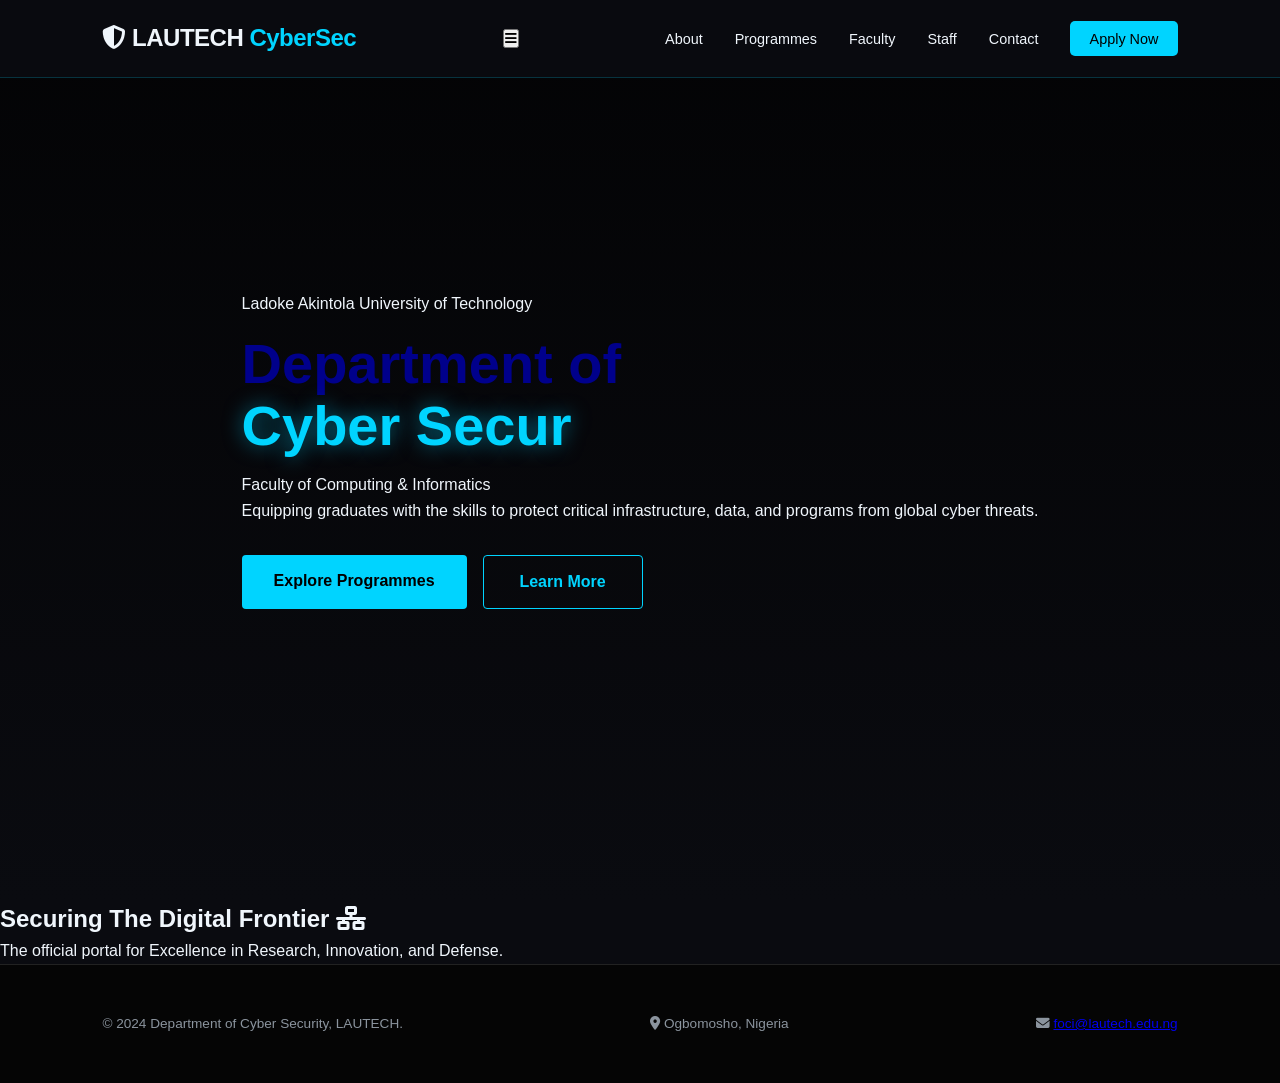
<file: index.html>
<!DOCTYPE html>
<html lang="en">
<head>
    <meta charset="UTF-8">
    <meta name="viewport" content="width=device-width, initial-scale=1.0">
    <title>LAUTECH | Department of Cyber Security</title>
    <link rel="stylesheet" href="style.css">
    <link rel="stylesheet" href="https://cdnjs.cloudflare.com/ajax/libs/font-awesome/6.5.1/css/all.min.css">
</head>
<body>
    

    <!-- Top Navigation Bar -->
        <nav class="navbar">
    <div class="nav-logo">
        <i class="fas fa-shield-alt"></i> LAUTECH <span>CyberSec</span>
    </div>
    
    <!-- ADD THIS BUTTON FOR MOBILE -->
    <button class="mobile-menu-btn" id="mobile-cta">
        <i class="fas fa-bars"></i>
    </button>

    <ul class="nav-links" id="nav-list">
        <li><a href="about.html">About</a></li>
        <li><a href="programmes.html">Programmes</a></li>
        <li><a href="faculty.html">Faculty</a></li>
        <li><a href="staffs.html">Staff</a></li>
        <li><a href="contact.html">Contact</a></li>
        <li><a href="apply.html" class="btn-nav">Apply Now</a></li>
    </ul>
</nav>

    <!-- Hero / Main Heading Section -->
    <header class="hero">
        <div class="hero-overlay">
            <div class="container">
                <p class="univ-name">Ladoke Akintola University of Technology</p>
                <h1>Department of <br><span>Cyber Security Science</span></h1>
                <p class="faculty-tag">Faculty of Computing & Informatics</p>
                
                <div class="hero-description">
                    <p>Equipping graduates with the skills to protect critical infrastructure, data, and programs from global cyber threats.</p>
                </div>
                
                <div class="hero-btns">
                    <a href="programmes.html" class="btn-primary">Explore Programmes</a>
                    <a href="about.html" class="btn-secondary">Learn More</a>
                </div>
            </div>
        </div>
    </header>

    <!-- Mission Section -->
    <section class="mission">
        <div class="digital">
            <h2>Securing The Digital Frontier <i class="fas fa-network-wired"></i></h2>
            <p>The official portal for Excellence in Research, Innovation, and Defense.</p>
        </div>
    </section>

    <!-- Simplified Footer -->
    <footer class="home-footer">
        <div class="footer-grid">
            <p>&copy; 2024 Department of Cyber Security, LAUTECH.</p>
            <p><i class="fas fa-map-marker-alt"></i> Ogbomosho, Nigeria</p>
            <p><i class="fas fa-envelope"></i> <a href="mailto:foci@lautech.edu.ng">foci@lautech.edu.ng</a></p>
        </div>
    </footer>
<script src="script.js"></script>
</body>
</html>
</file>
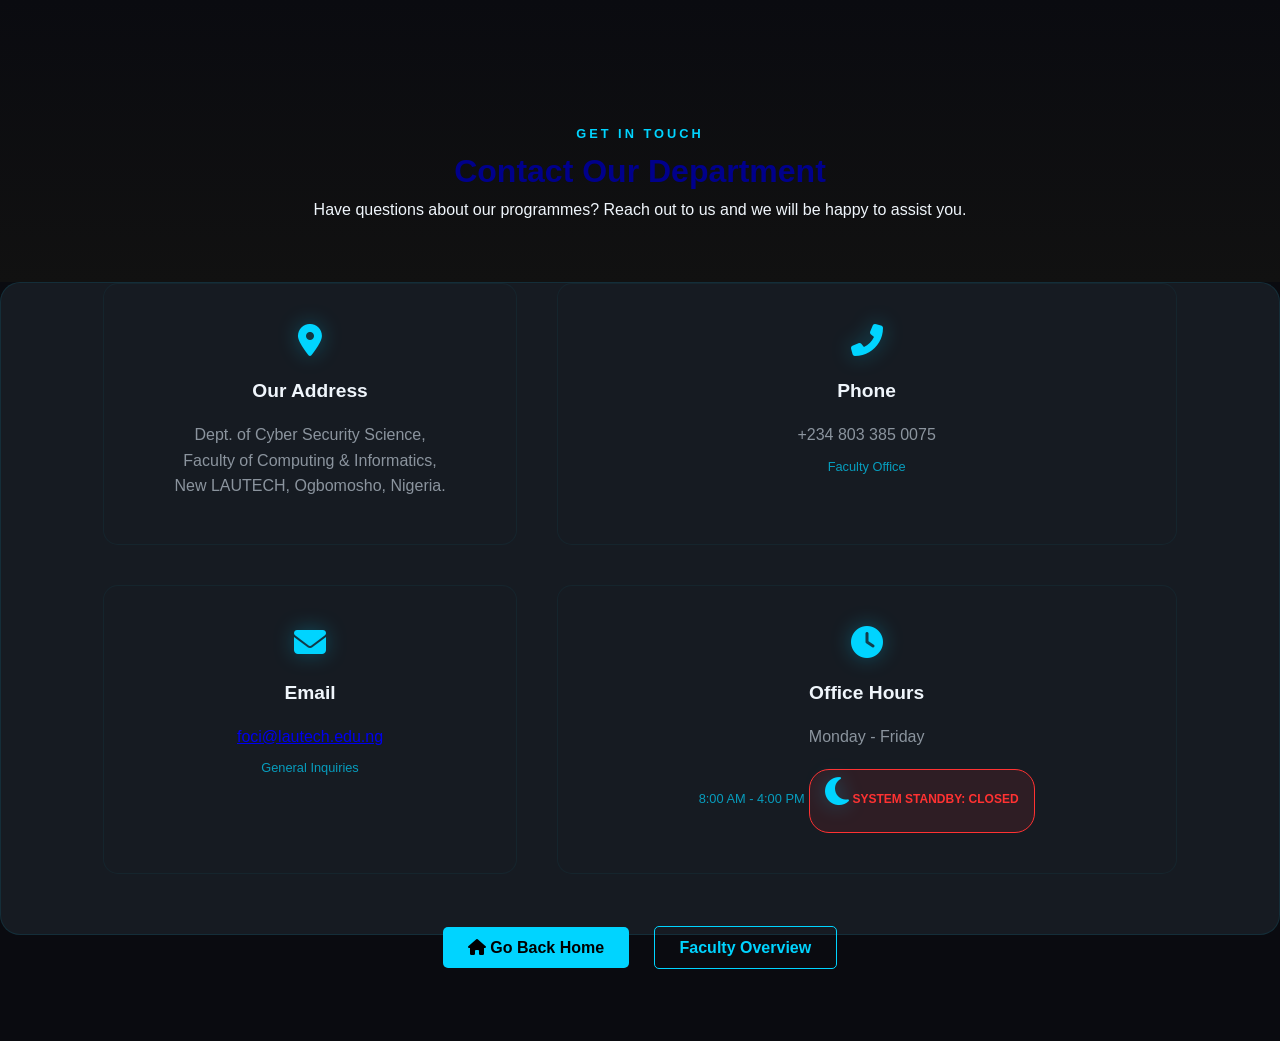
<file: contact.html>
<!DOCTYPE html>
<html lang="en">
<head>
    <meta charset="UTF-8">
    <meta name="viewport" content="width=device-width, initial-scale=1.0">
    <title>Contact Us | LAUTECH Cyber Security</title>
    <link rel="stylesheet" href="style.css">
    <link rel="stylesheet" href="https://cdnjs.cloudflare.com/ajax/libs/font-awesome/6.5.1/css/all.min.css">
</head>
<body class="contact-body">
   

    <header class="contact-hero">
        <div class="container">
            <span class="sub-text">Get in Touch</span>
            <h1>Contact Our Department</h1>
            <p>Have questions about our programmes? Reach out to us and we will be happy to assist you.</p>
        </div>
    </header>

    <main class="container">
        <div class="contact-grid">
            <!-- Address Card -->
            <div class="info-card">
                <i class="fas fa-map-marker-alt"></i>
                <h3>Our Address</h3>
                <p>Dept. of Cyber Security Science,<br>
                   Faculty of Computing & Informatics,<br>
                   New LAUTECH, Ogbomosho, Nigeria.</p>
            </div>

            <!-- Phone Card -->
            <div class="info-card">
                <i class="fas fa-phone-alt"></i>
                <h3>Phone</h3>
                <p>+234 803 385 0075</p>
                <span>Faculty Office</span>
            </div>

            <!-- Email Card -->
            <div class="info-card">
                <i class="fas fa-envelope"></i>
                <h3>Email</h3>
                <p><a href="mailto:foci@lautech.edu.ng">foci@lautech.edu.ng</a></p>
                <span>General Inquiries</span>
            </div>

            <!-- Hours Card -->
            <div class="info-card">
                <i class="fas fa-clock"></i>
                <h3>Office Hours</h3>
                <p>Monday - Friday</p>
                <span>8:00 AM - 4:00 PM</span>
            </div>
        </div>

        <nav class="contact-nav">
            <a href="index.html" class="nav-btn"><i class="fas fa-home"></i> Go Back Home</a>
            <a href="faculty.html" class="nav-btn outline">Faculty Overview</a>
        </nav>
    </main>
     <script src="script.js"></script>
</body>
</html>
</file>
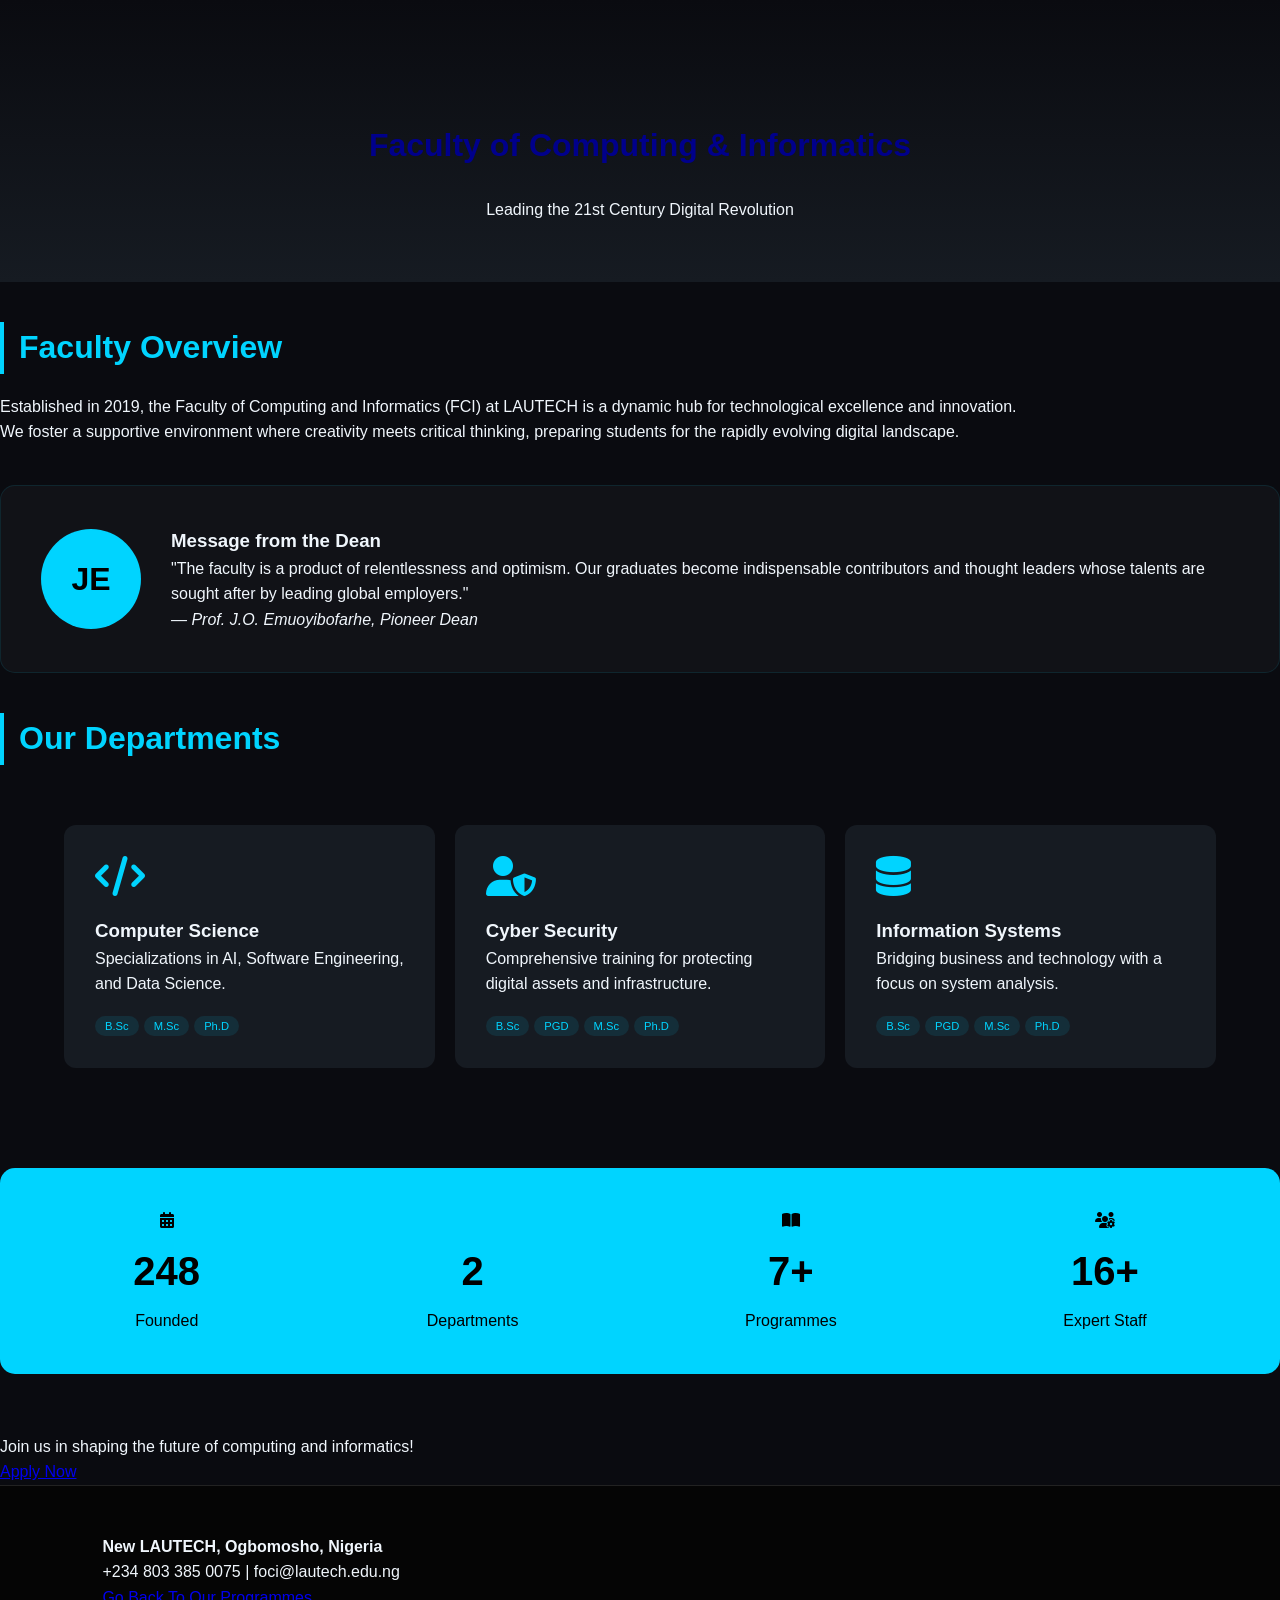
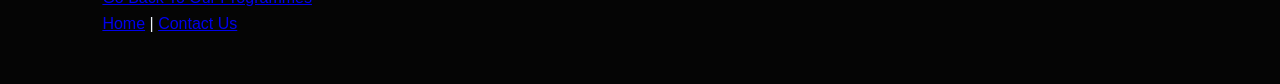
<file: faculty.html>
<!DOCTYPE html>
<html lang="en">
<head>
    <meta charset="UTF-8">
    <meta name="viewport" content="width=device-width, initial-scale=1.0">
    <title>Faculty Overview | LAUTECH</title>
    <link rel="stylesheet" href="style.css">
    <link rel="stylesheet" href="https://cdnjs.cloudflare.com/ajax/libs/font-awesome/6.5.1/css/all.min.css">
</head>
<body class="faculty-page">
    

    <!-- Header Section -->
    <header class="fci-header">
        <div class="container">
            
            <h1> Faculty of Computing & Informatics</h1>
            <br>
            <p class="tagline">Leading the 21st Century Digital Revolution</p>
        </div>
    </header>

    <main class="container">
        <!-- Overview -->
        <section class="overview-section">
            <h2 class="section-title">Faculty Overview</h2>
            <div class="text-block">
                <p>Established in 2019, the Faculty of Computing and Informatics (FCI) at LAUTECH is a dynamic hub for technological excellence and innovation.</p>
                <p>We foster a supportive environment where creativity meets critical thinking, preparing students for the rapidly evolving digital landscape.</p>
            </div>
        </section>

        <!-- Dean's Message -->
        <section class="dean-box">
            <div class="dean-avatar">JE</div>
            <div class="dean-content">
                <h3>Message from the Dean</h3>
                <blockquote>
                    "The faculty is a product of relentlessness and optimism. Our graduates become indispensable contributors and thought leaders whose talents are sought after by leading global employers."
                </blockquote>
                <cite>— Prof. J.O. Emuoyibofarhe, Pioneer Dean</cite>
            </div>
        </section>

        <!-- Departments Grid -->
        <h2 class="section-title">Our Departments</h2>
        <div class="dept-grid">
            <div class="dept-card computer-sci">
                <i class="fas fa-code"></i>
                <h3>Computer Science</h3>
                <p>Specializations in AI, Software Engineering, and Data Science.</p>
                <div class="tags"><span>B.Sc</span><span>M.Sc</span><span>Ph.D</span></div>
            </div>

            <div class="dept-card cyber-sci">
                <i class="fas fa-user-shield"></i>
                <h3>Cyber Security</h3>
                <p>Comprehensive training for protecting digital assets and infrastructure.</p>
                <div class="tags"><span>B.Sc</span><span>PGD</span><span>M.Sc</span><span>Ph.D</span></div>
            </div>

            <div class="dept-card info-sci">
                <i class="fas fa-database"></i>
                <h3>Information Systems</h3>
                <p>Bridging business and technology with a focus on system analysis.</p>
                <div class="tags"><span>B.Sc</span><span>PGD</span><span>M.Sc</span><span>Ph.D</span></div>
            </div>
        </div>

        <!-- Stats Section -->
        <section class="stats-container">
            <div class="stat-item"><i class="fas fa-calendar-alt"></i> <h4>2019</h4> <p>Founded</p> </div>
            <div class="stat-item"><i class="fas fa-layers-group"></i> <h4>3</h4> <p>Departments</p> </div>
            <div class="stat-item"><i class="fas fa-book-open"></i> <h4>12+</h4> <p>Programmes</p> </div>
            <div class="stat-item"><i class="fas fa-users-gear"></i> <h4>30+</h4> <p>Expert Staff</p> </div>
        </section>
    </main>
    <p>Join us in shaping the future of computing and informatics!</p>
    <nav>
        <a href="apply.html">Apply Now</a>
    </nav>
    <footer class="fci-footer">
        <div class="container">
            <p><strong>New LAUTECH, Ogbomosho, Nigeria</strong></p>
            <p>+234 803 385 0075 | foci@lautech.edu.ng</p>
            <nav class="footer-nav">
                  <a href="programmes.html">Go Back To Our Programmes</a>
                  <br>

                <a href="index.html">Home</a> | <a href="contact.html">Contact Us</a>
              
            </nav>
        </div>
    </footer>
    <script src="script.js"></script>
</body>
</html>
</file>
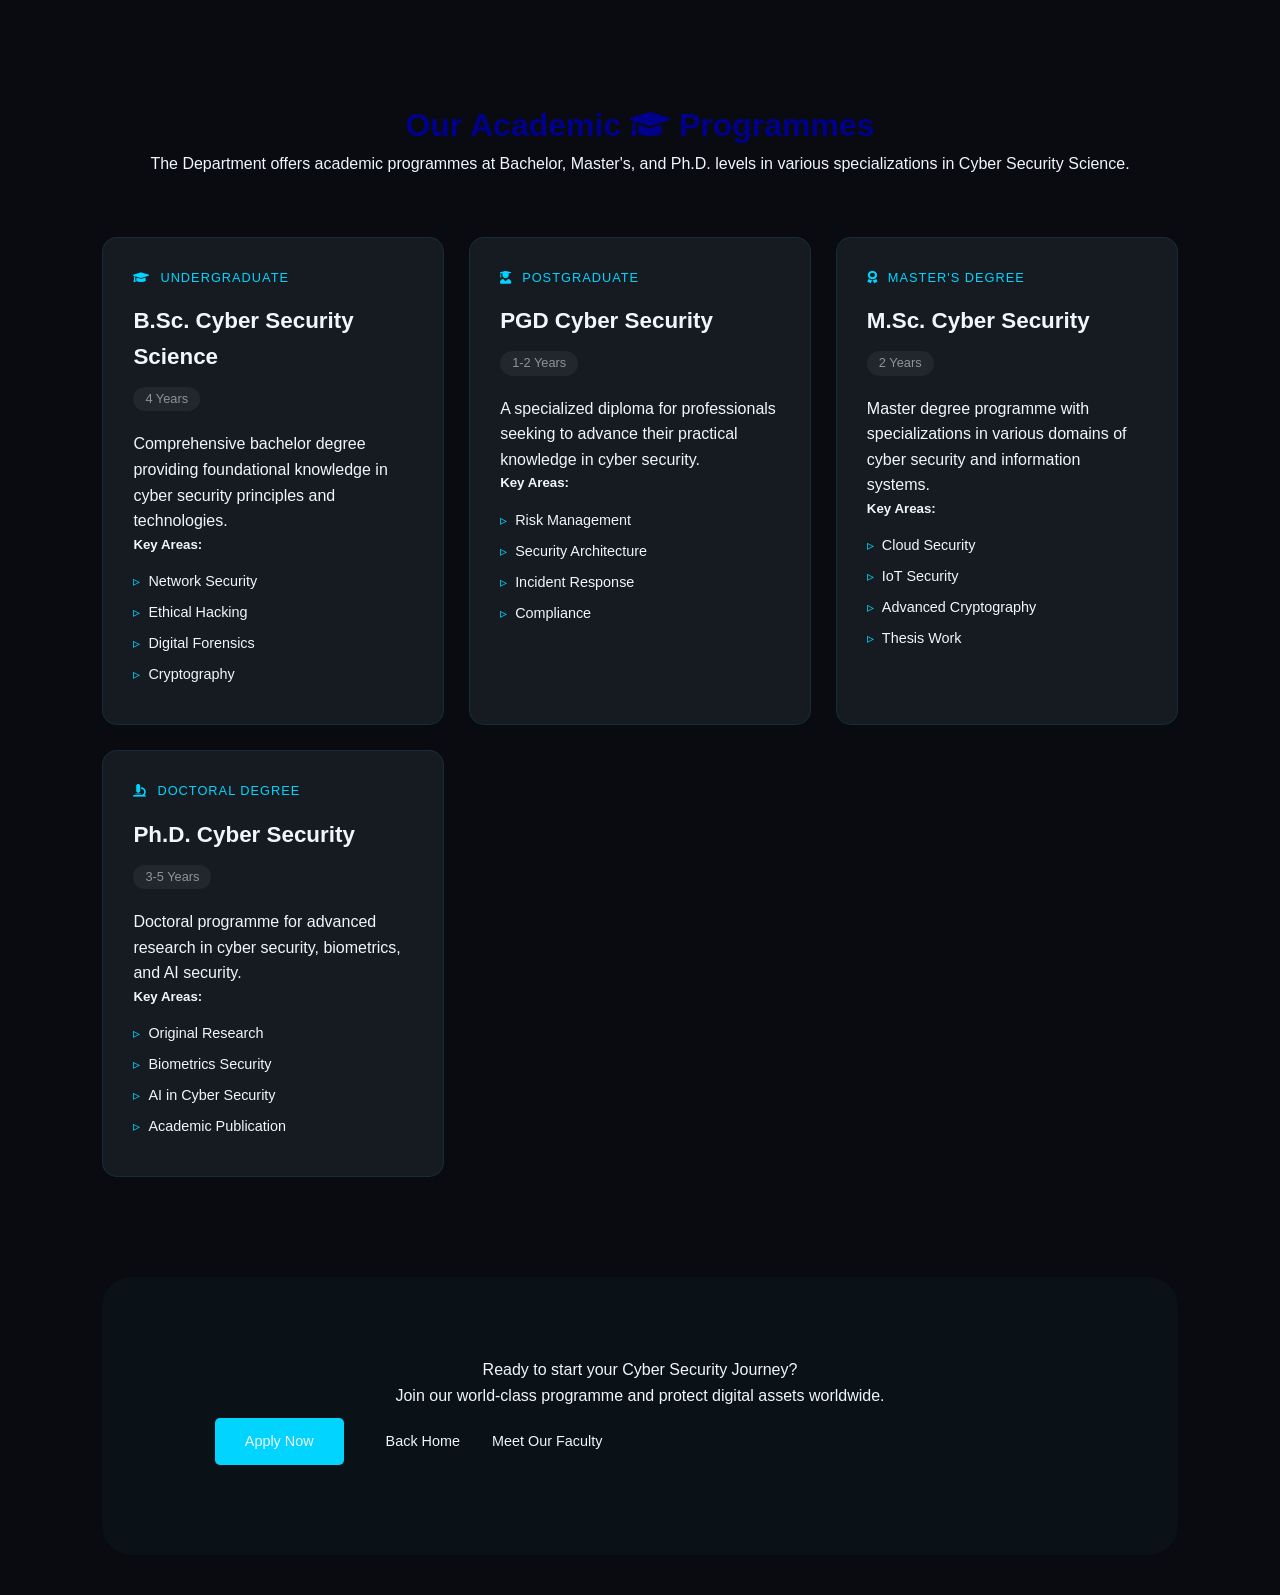
<file: programmes.html>
<!DOCTYPE html>
<html lang="en">
<head>
    <meta charset="UTF-8">
    <meta name="viewport" content="width=device-width, initial-scale=1.0">
    <title>Our Academic Programmes</title>
    <link rel="stylesheet" href="style.css">
    <link rel="stylesheet" href="https://cdnjs.cloudflare.com/ajax/libs/font-awesome/5.15.4/css/all.min.css">
</head>
<body>
    

    <header class="header">
        <h1 class="our-p">Our Academic <i class="fas fa-graduation-cap"></i> Programmes</h1>
        <p class="intro">The Department offers academic programmes at Bachelor, Master's, and Ph.D. levels in various specializations in Cyber Security Science.</p>
    </header>

    <div class="programmes-container">
        <!-- Undergraduate Card -->
        <section class="card">
            <div class="card-header">
                <i class="fas fa-graduation-cap"></i>
                <span>Undergraduate</span>
            </div>
            <h3>B.Sc. Cyber Security Science</h3>
            <span class="duration">4 Years</span>
            <p>Comprehensive bachelor degree providing foundational knowledge in cyber security principles and technologies.</p>
            <h5>Key Areas:</h5>
            <ul>
                <li>Network Security</li>
                <li>Ethical Hacking</li>
                <li>Digital Forensics</li>
                <li>Cryptography</li>
            </ul>
        </section>

        <!-- PGD Card -->
        <section class="card">
            <div class="card-header">
                <i class="fas fa-user-graduate"></i>
                <span>Postgraduate</span>
            </div>
            <h3>PGD Cyber Security</h3>
            <span class="duration">1-2 Years</span>
            <p>A specialized diploma for professionals seeking to advance their practical knowledge in cyber security.</p>
            <h5>Key Areas:</h5>
            <ul>
                <li>Risk Management</li>
                <li>Security Architecture</li>
                <li>Incident Response</li>
                <li>Compliance</li>
            </ul>
        </section>

        <!-- Master's Card -->
        <section class="card">
            <div class="card-header">
                <i class="fas fa-award"></i>
                <span>Master's Degree</span>
            </div>
            <h3>M.Sc. Cyber Security</h3>
            <span class="duration">2 Years</span>
            <p>Master degree programme with specializations in various domains of cyber security and information systems.</p>
            <h5>Key Areas:</h5>
            <ul>
                <li>Cloud Security</li>
                <li>IoT Security</li>
                <li>Advanced Cryptography</li>
                <li>Thesis Work</li>
            </ul>
        </section>

        <!-- Ph.D. Card -->
        <section class="card">
            <div class="card-header">
                <i class="fas fa-microscope"></i>
                <span>Doctoral Degree</span>
            </div>
            <h3>Ph.D. Cyber Security</h3>
            <span class="duration">3-5 Years</span>
            <p>Doctoral programme for advanced research in cyber security, biometrics, and AI security.</p>
            <h5>Key Areas:</h5>
            <ul>
                <li>Original Research</li>
                <li>Biometrics Security</li>
                <li>AI in Cyber Security</li>
                <li>Academic Publication</li>
            </ul>
        </section>
    </div>

    <section class="apply-section">
        <p class="apply-p">Ready to start your Cyber Security Journey?</p>
        <p>Join our world-class programme and protect digital assets worldwide.</p>
        <div class="nav-links">
            <a href="apply.html" class="btn btn-apply">Apply Now</a>
            <a href="index.html" class="btn btn-home">Back Home</a>
            <a href="faculty.html" class="btn btn-faculty">Meet Our Faculty</a>
        </div>
    </section>
    <script src="script.js"></script>
</body>

</html>
</file>
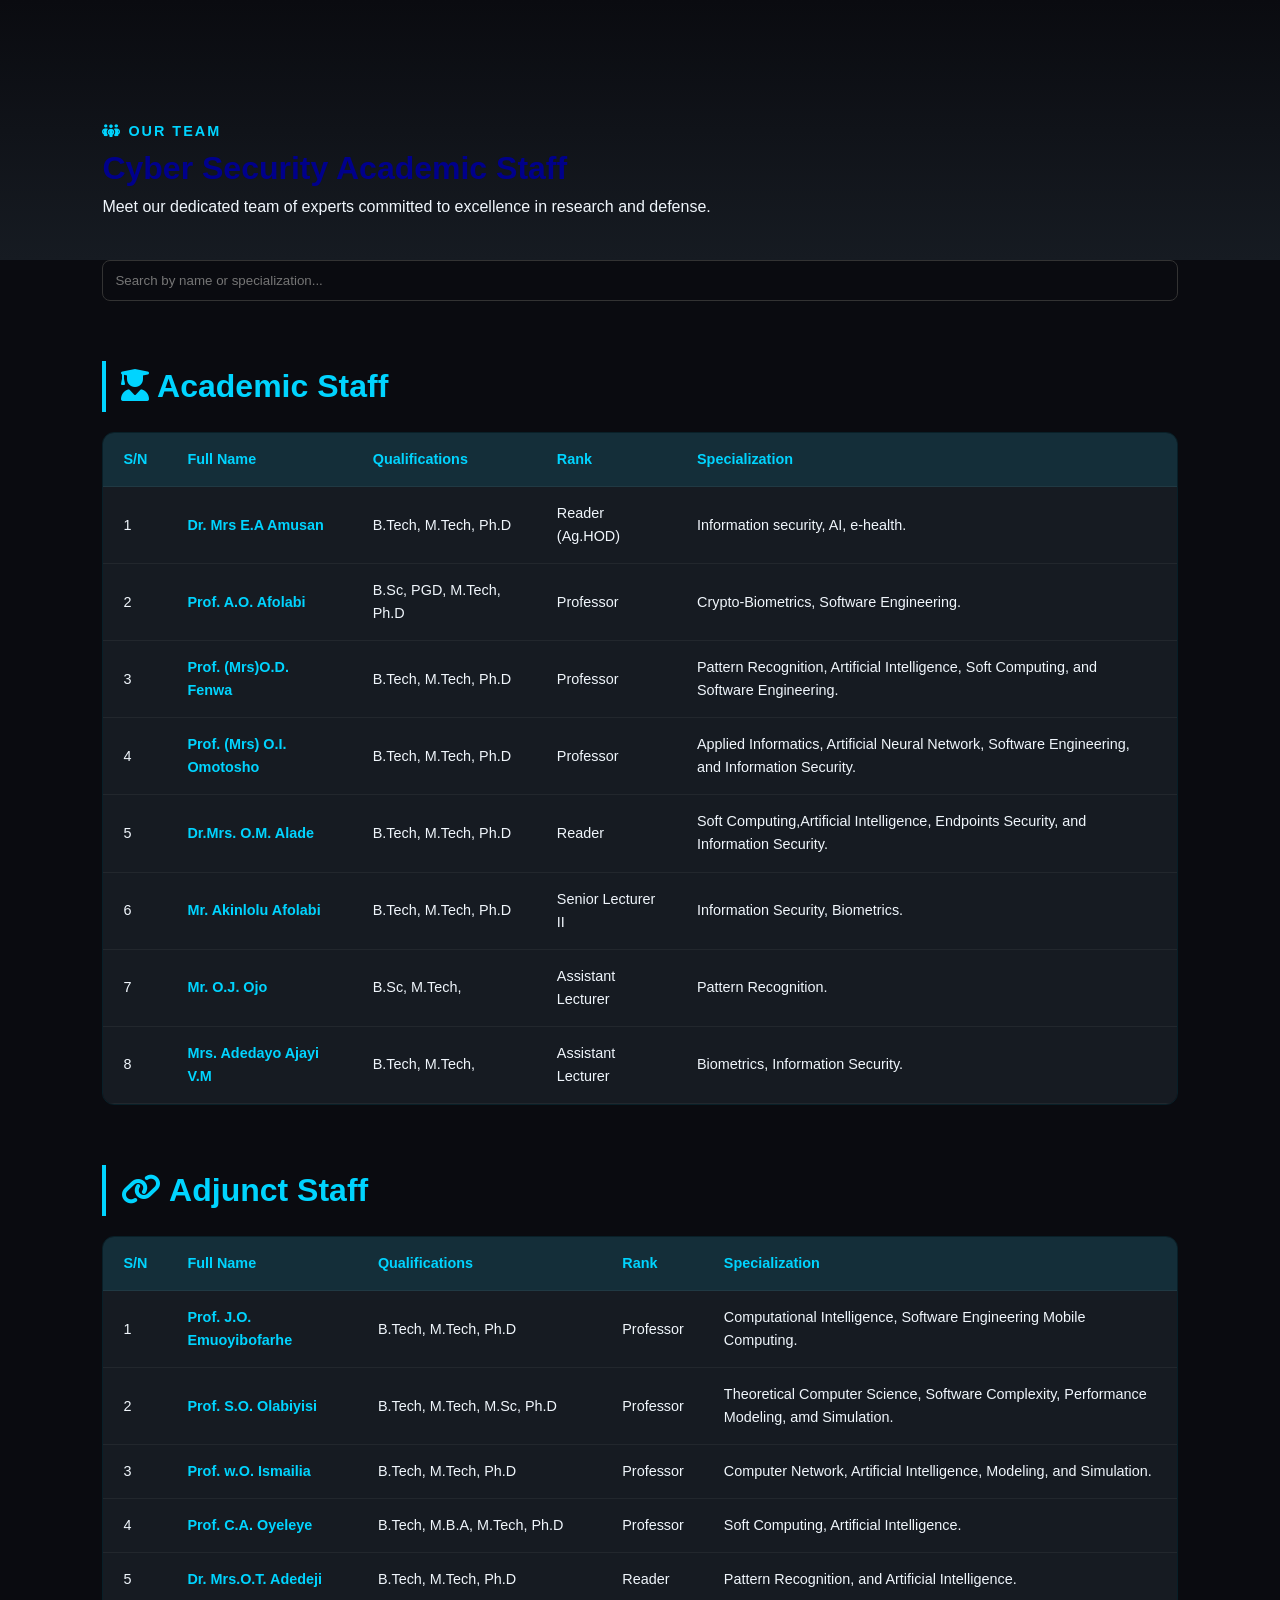
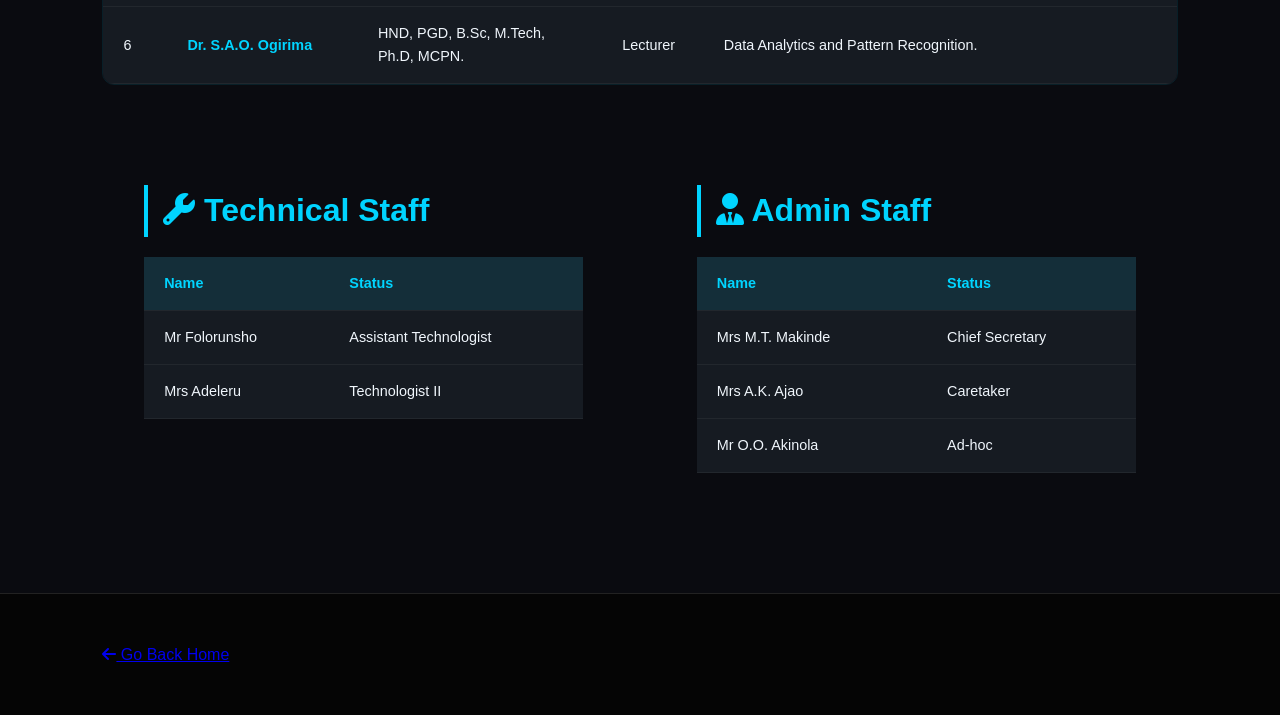
<file: staffs.html>
<!DOCTYPE html>
<html lang="en">
<head>
    <meta charset="UTF-8">
    <meta name="viewport" content="width=device-width, initial-scale=1.0">
    <title>Academic Staff | LAUTECH Cyber Security</title>
    <link rel="stylesheet" href="style.css">
    <link rel="stylesheet" href="https://cdnjs.cloudflare.com/ajax/libs/font-awesome/6.5.1/css/all.min.css">
</head>
<body class="staff-page">
       

    <header class="staff-header">
        <div class="container">
            <h3><i class="fa-solid fa-people-group"></i> Our Team</h3>
            <h1>Cyber Security Academic Staff</h1>
            <p>Meet our dedicated team of experts committed to excellence in research and defense.</p>
        </div>
    </header>
    
<div class="search-container" style="padding: 0 8% 20px;">
    <input type="text" id="staffSearch" placeholder="Search by name or specialization..." 
    style="width: 100%; padding: 12px; border-radius: 8px; border: 1px solid #333; background: #0a0b10; color: white;">
</div>

    <main class="container">
        <!-- Academic Staff Section -->
        <section class="staff-section">
            <h2 class="section-title"><i class="fas fa-user-graduate"></i> Academic Staff</h2>
            <div class="table-responsive">
                <table class="styled-table">
                    <thead>
                        <tr>
                            <th>S/N</th>
                            <th>Full Name</th>
                            <th>Qualifications</th>
                            <th>Rank</th>
                            <th>Specialization</th>
                        </tr>
                    </thead>
                    <tbody>
                        <tr>
                            <td>1</td>
                            <td><strong>Dr. Mrs E.A Amusan</strong></td>
                            <td>B.Tech, M.Tech, Ph.D</td>
                            <td>Reader (Ag.HOD)</td>
                            <td>Information security, AI, e-health.</td>
                        </tr>
                        <tr>
                            <td>2</td>
                            <td><strong>Prof. A.O. Afolabi</strong></td>
                            <td>B.Sc, PGD, M.Tech, Ph.D</td>
                            <td>Professor</td>
                            <td>Crypto-Biometrics, Software Engineering.</td>
                        </tr>
                        <tr>
                            <td>3</td>
                            <td><strong>Prof. (Mrs)O.D. Fenwa</strong></td>
                            <td>B.Tech, M.Tech, Ph.D</td>
                            <td>Professor</td>
                            <td>Pattern Recognition, Artificial Intelligence, Soft Computing, and Software Engineering.</td>
                        </tr>
                        <tr>
                            <td>4</td>
                            <td><strong>Prof. (Mrs) O.I. Omotosho</strong></td>
                            <td>B.Tech, M.Tech, Ph.D</td>
                            <td>Professor</td>
                            <td>Applied Informatics, Artificial Neural Network, Software Engineering, and Information Security.
                            </td>
                        </tr>
                        <tr>
                            <td>5</td>
                            <td><strong>Dr.Mrs. O.M. Alade</strong></td>
                            <td>B.Tech, M.Tech, Ph.D</td>
                            <td>Reader</td>
                            <td>Soft Computing,Artificial Intelligence, Endpoints Security, and Information Security.</td>
                        </tr>
                        <tr>
                            <td>6</td>
                            <td><strong>Mr. Akinlolu Afolabi</strong></td>
                            <td>B.Tech, M.Tech, Ph.D</td>
                            <td>Senior Lecturer II</td>
                            <td>Information Security, Biometrics.</td>
                        </tr>
                        <tr>
                            <td>7</td>
                            <td><strong>Mr. O.J. Ojo</strong></td>
                            <td>B.Sc, M.Tech,</td>
                            <td>Assistant Lecturer </td>
                            <td>Pattern Recognition.</td>
                        </tr>
                        <tr>
                            <td>8</td>
                            <td><strong>Mrs. Adedayo Ajayi V.M </strong></td>
                            <td>B.Tech, M.Tech,</td>
                            <td>Assistant Lecturer </td>
                            <td>Biometrics, Information Security.</td>  
                    </tbody>
                </table>
            </div>
        </section>

        <!-- Adjunct Staff Section -->
        <section class="staff-section">
            <h2 class="section-title"><i class="fa-solid fa-link"></i> Adjunct Staff</h2>
            <div class="table-responsive">
                <table class="styled-table">
                    <thead>
                        <tr>
                            <th>S/N</th>
                            <th>Full Name</th>
                            <th>Qualifications</th>
                            <th>Rank</th>
                            <th>Specialization</th>
                        </tr>
                    </thead>
                    <tbody>
                        <tr>
                            <td>1</td>
                            <td><strong>Prof. J.O. Emuoyibofarhe</strong></td>
                            <td>B.Tech, M.Tech, Ph.D</td>
                            <td>Professor</td>
                            <td>Computational Intelligence, Software Engineering Mobile Computing.</td>
                        </tr>

                         <tr>
                            <td>2</td>
                            <td><strong>Prof. S.O. Olabiyisi</strong></td>
                            <td>B.Tech, M.Tech, M.Sc, Ph.D</td>
                            <td>Professor</td>
                            <td>Theoretical Computer Science, Software Complexity, Performance Modeling, amd Simulation.</td>
                        </tr>

                         <tr>
                            <td>3</td>
                            <td><strong>Prof. w.O. Ismailia</strong></td>
                            <td>B.Tech,  M.Tech, Ph.D</td>
                            <td>Professor</td>
                            <td>Computer Network, Artificial Intelligence, Modeling, and Simulation.</td>
                         </tr>

                         <tr>
                            <td>4</td>
                            <td><strong>Prof. C.A. Oyeleye</strong></td>
                            <td>B.Tech, M.B.A, M.Tech, Ph.D</td>
                            <td>Professor</td>
                            <td>Soft Computing, Artificial Intelligence.</td>

                            <tr>
                                <td>5</td>
                                <td><strong>Dr. Mrs.O.T. Adedeji</strong></td>
                                <td>B.Tech, M.Tech, Ph.D</td>
                                <td>Reader</td>
                                <td>Pattern Recognition, and Artificial Intelligence.</td>  
                            </tr>

                            <tr>
                                <td>6</td>
                                <td><strong>Dr. S.A.O. Ogirima</strong></td>
                                <td>HND, PGD, B.Sc, M.Tech, Ph.D, MCPN.</td>
                                <td>Lecturer</td>
                                <td>Data Analytics and Pattern Recognition.</td>
                            </tr>
                    </tbody>
                </table>
            </div>
        </section>

        <!-- Technical & Admin Section -->
        <div class="staff-grid">
            <section class="staff-section">
                <h2 class="section-title small"><i class="fa-solid fa-wrench"></i> Technical Staff</h2>
                <table class="styled-table">
                    <thead>
                        <tr>
                            <th>Name</th>
                            <th>Status</th>
                        </tr>
                    </thead>
                    <tbody>
                        <tr><td>Mr Folorunsho</td><td>Assistant Technologist</td></tr>
                        <tr><td>Mrs Adeleru</td><td>Technologist II</td></tr>
                    </tbody>
                </table>
            </section>

            <section class="staff-section">
                <h2 class="section-title small"><i class="fa-solid fa-user-tie"></i> Admin Staff</h2>
                <table class="styled-table">
                    <thead>
                        <tr>
                            <th>Name</th>
                            <th>Status</th>
                        </tr>
                    </thead>
                    <tbody>
                        <tr><td>Mrs M.T. Makinde</td><td>Chief Secretary</td></tr>
                        <tr><td>Mrs A.K. Ajao</td><td>Caretaker</td></tr>
                        <tr><td>Mr O.O. Akinola</td><td>Ad-hoc</td></tr>
                    </tbody>
                </table>
            </section>
        </div>
    </main>

    <footer class="staff-footer">
        <a href="index.html" class="back-btn"><i class="fas fa-arrow-left"></i> Go Back Home</a>
    </footer>
<script src="script.js"></script>
</body>
</html>
</file>
<file: style.css>
:root {
  --primary-color: #00d4ff;
  --primary-glow: rgba(0, 212, 255, 0.3);
  --bg-dark: #0a0b10;
  --card-bg: #161b22;
  --text-light: #f0f6fc;
  --text-dim: #8b949e;
  /* Dynamic padding for all screens */
  --side-padding: clamp(1rem, 5vw, 8%); 
}

* {
  margin: 0;
  padding: 0;
  box-sizing: border-box;
  font-family: 'Inter', 'Segoe UI', system-ui, sans-serif;
}

body {
  background: var(--bg-dark);
  color: var(--text-light);
  line-height: 1.6;
  overflow-x: hidden; /* Prevents accidental side-scrolling */
}

/* NAVBAR - Improved with Glassmorphism */
.navbar {
  display: flex;
  justify-content: space-between;
  align-items: center;
  padding: 1rem var(--side-padding);
  background: rgba(10, 11, 16, 0.85);
  backdrop-filter: blur(12px);
  -webkit-backdrop-filter: blur(12px);
  position: fixed;
  top: 0;
  width: 100%;
  z-index: 1000;
  border-bottom: 1px solid rgba(0, 212, 255, 0.1);
}

.nav-logo {
  font-size: 1.4rem;
  font-weight: 800;
  letter-spacing: -0.5px;
}

.nav-links {
  display: flex;
  list-style: none;
  gap: 2rem;
  align-items: center;
}

.nav-links a {
  text-decoration: none;
  color: var(--text-dim);
  font-size: 0.9rem;
  font-weight: 500;
  transition: 0.3s ease;
}

.nav-links a:hover {
  color: var(--primary-color);
}

/* HERO SECTION - Uses Clamp for Fluid Typography */
.hero {
  min-height: 100vh;
  background: linear-gradient(rgba(10, 11, 16, 0.7), var(--bg-dark)),
              url("https://images.unsplash.com");
  background-size: cover;
  background-position: center;
  display: flex;
  flex-direction: column;
  justify-content: center;
  padding: 120px var(--side-padding) 60px;
}

.hero h1 {
  /* Scales perfectly between 2rem and 4rem based on screen size */
  font-size: clamp(2rem, 8vw, 4rem); 
  max-width: 800px;
  line-height: 1.1;
  margin-bottom: 1.5rem;
}

.hero h1 span {
  color: var(--primary-color);
  text-shadow: 0 0 30px var(--primary-glow);
}

/* GRID SYSTEMS - Smarter Defaults */
.dept-grid, .programmes-container {
  display: grid;
  grid-template-columns: repeat(auto-fit, minmax(280px, 1fr));
  gap: 1.5rem;
  padding: 40px var(--side-padding);
}

.card, .dept-card {
  background: var(--card-bg);
  padding: 2rem;
  border-radius: 16px;
  border: 1px solid rgba(255, 255, 255, 0.05);
  transition: all 0.4s cubic-bezier(0.175, 0.885, 0.32, 1.275);
}

.card:hover {
  transform: translateY(-10px);
  border-color: var(--primary-color);
  box-shadow: 0 20px 40px rgba(0, 0, 0, 0.4);
}

/* TABLE - Fixed for tiny screens */
.table-responsive {
  width: 100%;
  overflow-x: auto;
  -webkit-overflow-scrolling: touch; /* Smooth scroll on iOS */
  margin: 20px 0;
  border-radius: 12px;
}

/* BUTTONS - Touch friendly */
.btn-primary, .btn-secondary {
  padding: 1rem 2rem;
  min-width: 160px;
  text-align: center;
  border-radius: 8px;
  display: inline-block;
}

/* ========================= */
/* SMART MOBILE OVERRIDES    */
/* ========================= */

@media (max-width: 768px) {
  .nav-links {
    display: none; /* Consider adding a checkbox-hack hamburger menu here */
  }
  
  .hero {
    text-align: center;
    align-items: center;
  }

  .hero-btns {
    width: 100%;
    justify-content: center;
  }

  .btn-primary, .btn-secondary {
    width: 100%; /* Buttons stack on mobile for easier tapping */
  }
}

@media (max-width: 480px) {
  :root {
    --side-padding: 1.2rem;
  }
  
  .card, .dept-card {
    padding: 1.5rem;
  }
}
:root {
    --primary-color: #00d4ff;
    --bg-dark: #0a0b10;
    --card-bg: #161b22;
    --text-light: #f0f6fc;
}

* {
    margin: 0;
    padding: 0;
    box-sizing: border-box;
    font-family: 'Segoe UI', Tahoma, Geneva, Verdana, sans-serif;
}

body {
    background-color: var(--bg-dark);
    color: var(--text-light);
    line-height: 1.6;
}

/* Navbar Styling */
.navbar {
    display: flex;
    justify-content: space-between;
    align-items: center;
    padding: 1.2rem 8%;
    background: rgba(10, 11, 16, 0.95);
    backdrop-filter: blur(10px);
    position: fixed;
    width: 100%;
    z-index: 1000;
    border-bottom: 1px solid rgba(0, 212, 255, 0.2);
}

.nav-logo {
    font-size: 1.5rem;
    font-weight: 700;
}

.nav-logo span { color: var(--primary-color); }

.nav-links {
    display: flex;
    list-style: none;
    gap: 2rem;
    align-items: center;
}

.nav-links a {
    text-decoration: none;
    color: var(--text-light);
    font-size: 0.9rem;
    transition: 0.3s;
}

.nav-links a:hover { color: var(--primary-color); }

.btn-nav {
    background: var(--primary-color);
    color: #000 !important;
    padding: 0.6rem 1.2rem;
    border-radius: 5px;
    font-weight: bold;
}

/* Hero Section */
.hero {
    height: 100vh;
    background: linear-gradient(rgba(0,0,0,0.7), rgba(10,11,16,1)), 
                url('https://images.unsplash.com');
    background-size: cover;
    background-position: center;
    display: flex;
    align-items: center;
    padding: 0 8%;
}

.hero h1 {
    font-size: 3.5rem;
    margin: 1rem 0;
    line-height: 1.1;
}

.hero h1 span {
    color: var(--primary-color);
    text-shadow: 0 0 20px rgba(0, 212, 255, 0.5);
}

.hero-btns {
    margin-top: 2rem;
    display: flex;
    gap: 1rem;
}

.btn-primary, .btn-secondary {
    padding: 0.8rem 2rem;
    text-decoration: none;
    border-radius: 4px;
    font-weight: 600;
    transition: 0.3s;
}

.btn-primary { background: var(--primary-color); color: #000; }
.btn-secondary { border: 1px solid var(--primary-color); color: var(--primary-color); }

.btn-primary:hover { transform: translateY(-3px); box-shadow: 0 5px 15px rgba(0, 212, 255, 0.4); }

/* Footer */
footer {
    padding: 3rem 8%;
    background: #050505;
    border-top: 1px solid #222;
}

.footer-grid {
    display: flex;
    justify-content: space-between;
    font-size: 0.85rem;
    color: #8b949e;
}
/* Faculty Page Specifics */
.fci-header {
    padding: 120px 8% 60px;
    background: linear-gradient(to bottom, #0a0b10, #161b22);
    text-align: center;
}

.section-title {
    color: var(--primary-color);
    margin: 40px 0 20px;
    font-size: 2rem;
    border-left: 4px solid var(--primary-color);
    padding-left: 15px;
}

/* Dean Box - Glassmorphism */
.dean-box {
    display: flex;
    align-items: center;
    gap: 30px;
    background: rgba(255, 255, 255, 0.03);
    padding: 40px;
    border-radius: 15px;
    border: 1px solid rgba(0, 212, 255, 0.1);
    margin: 40px 0;
}

.dean-avatar {
    width: 100px;
    height: 100px;
    background: var(--primary-color);
    color: #000;
    display: flex;
    align-items: center;
    justify-content: center;
    font-size: 2rem;
    font-weight: bold;
    border-radius: 50%;
    flex-shrink: 0;
}

/* Department Grid */
.dept-grid {
    display: grid;
    grid-template-columns: repeat(auto-fit, minmax(300px, 1fr));
    gap: 20px;
    margin-bottom: 60px;
}

.dept-card {
    background: var(--card-bg);
    padding: 30px;
    border-radius: 12px;
    transition: 0.3s;
    border: 1px solid transparent;
}

.dept-card:hover {
    border-color: var(--primary-color);
    transform: translateY(-10px);
}

.dept-card i {
    font-size: 2.5rem;
    color: var(--primary-color);
    margin-bottom: 20px;
}

.tags { margin-top: 15px; }
.tags span {
    font-size: 0.7rem;
    background: rgba(0, 212, 255, 0.1);
    color: var(--primary-color);
    padding: 4px 10px;
    border-radius: 20px;
    margin-right: 5px;
}

/* Stats Section */
.stats-container {
    display: flex;
    justify-content: space-around;
    flex-wrap: wrap;
    background: var(--primary-color);
    color: #000;
    padding: 40px 20px;
    border-radius: 15px;
    margin: 60px 0;
}

.stat-item { text-align: center; }
.stat-item h4 { font-size: 2.5rem; margin: 5px 0; }
.dean-avatar {
    animation: pulse-glow 2s infinite;
}

@keyframes pulse-glow {
    0% { box-shadow: 0 0 0 0 rgba(0, 212, 255, 0.4); }
    70% { box-shadow: 0 0 0 15px rgba(0, 212, 255, 0); }
    100% { box-shadow: 0 0 0 0 rgba(0, 212, 255, 0); }
}
/* Programmes Page Styling */
.header {
    padding: 100px 8% 40px;
    text-align: center;
    background: linear-gradient(to bottom, #0a0b10, transparent);
}

.programmes-container {
    display: grid;
    grid-template-columns: repeat(auto-fit, minmax(280px, 1fr));
    gap: 25px;
    padding: 20px 8% 60px;
}

.card {
    background: #161b22;
    padding: 30px;
    border-radius: 15px;
    border: 1px solid rgba(0, 212, 255, 0.1);
    transition: all 0.4s cubic-bezier(0.175, 0.885, 0.32, 1.275);
    position: relative;
    overflow: hidden;
}

/* Cyber Glow Effect on Hover */
.card:hover {
    transform: translateY(-10px);
    border-color: var(--primary-color);
    box-shadow: 0 10px 30px rgba(0, 212, 255, 0.15);
}

.card-header {
    display: flex;
    align-items: center;
    gap: 10px;
    color: var(--primary-color);
    font-size: 0.8rem;
    text-transform: uppercase;
    letter-spacing: 1px;
    margin-bottom: 15px;
}

.card h3 {
    font-size: 1.4rem;
    margin-bottom: 10px;
}

.duration {
    display: inline-block;
    background: rgba(255, 255, 255, 0.05);
    padding: 2px 12px;
    border-radius: 20px;
    font-size: 0.8rem;
    margin-bottom: 20px;
    color: #8b949e;
}

.card ul {
    list-style: none;
    margin-top: 15px;
}

.card ul li {
    font-size: 0.9rem;
    margin-bottom: 8px;
    display: flex;
    align-items: center;
    gap: 8px;
}

.card ul li::before {
    content: "▹";
    color: var(--primary-color);
}

/* Call to Action Section */
.apply-section {
    text-align: center;
    padding: 80px 8%;
    background: rgba(0, 212, 255, 0.03);
    border-radius: 30px;
    margin: 40px 8%;
}

.btn-apply {
    background: var(--primary-color);
    color: #000;
    padding: 12px 30px;
    border-radius: 5px;
    text-decoration: none;
    font-weight: bold;
    display: inline-block;
    margin: 10px;
}
/* Staff Page Styles */
.staff-header {
    padding: 120px 8% 40px;
    background: linear-gradient(to bottom, #0a0b10, #161b22);
    text-align: left;
}

.staff-header h3 {
    color: var(--primary-color);
    text-transform: uppercase;
    font-size: 0.9rem;
    letter-spacing: 2px;
}

.staff-section {
    margin-bottom: 60px;
    padding: 0 8%;
}

/* Styled Cyber Table */
.table-responsive {
    overflow-x: auto; /* Essential for mobile */
    border-radius: 12px;
    border: 1px solid rgba(0, 212, 255, 0.1);
}

.styled-table {
    width: 100%;
    border-collapse: collapse;
    background: var(--card-bg);
    color: #f0f6fc;
    font-size: 0.9rem;
}

.styled-table theatre, .styled-table thead tr {
    background-color: rgba(0, 212, 255, 0.1);
    color: var(--primary-color);
    text-align: left;
}

.styled-table th, .styled-table td {
    padding: 15px 20px;
    border-bottom: 1px solid rgba(255, 255, 255, 0.05);
}

.styled-table tbody tr:hover {
    background: rgba(0, 212, 255, 0.05);
    transition: 0.2s;
}

.styled-table strong {
    color: var(--primary-color);
}

/* Technical/Admin Grid */
.staff-grid {
    display: grid;
    grid-template-columns: 1fr 1fr;
    gap: 30px;
    padding: 0 8% 60px;
}

@media (max-width: 200px) {
    .staff-grid { grid-template-columns: 1fr; }
    body{
background-color: lightgrey;
    }
}
@media(max-width: 2400px){
    h1{
        font-family: Arial;
        color: darkblue;
    }
}
@media  screen and(max-width:480px) {
    body{
        height: 100vh;
        background:linear-gradient(gainsboro green);
    }
    
}
@keyframes rowIn {
    from { opacity: 0; transform: translateX(-10px); }
    to { opacity: 1; transform: translateX(0); }
}

.styled-table tbody tr {
    animation: rowIn 0.5s ease forwards;
    opacity: 0;
}

/* Stagger the rows animation */
.styled-table tbody tr:nth-child(1) { animation-delay: 0.1s; }
.styled-table tbody tr:nth-child(2) { animation-delay: 0.2s; }
.styled-table tbody tr:nth-child(3) { animation-delay: 0.3s; }
/* ... and so on */
/* Contact Page Specifics */
.contact-hero {
    padding: 120px 8% 60px;
    background: linear-gradient(to bottom, #0a0b10, #111);
    text-align: center;
}

.sub-text {
    color: var(--primary-color);
    text-transform: uppercase;
    letter-spacing: 3px;
    font-size: 0.8rem;
    font-weight: bold;
}

.contact-grid {
    display: grid;
    grid-template-columns: repeat(auto-fit, minmax(250px, 1fr));
    gap: 20px;
    padding: 0 8% 60px;
}

.info-card {
    background: var(--card-bg);
    padding: 40px 30px;
    border-radius: 15px;
    text-align: center;
    border: 1px solid rgba(0, 212, 255, 0.05);
    transition: 0.3s;
}

.info-card:hover {
    border-color: var(--primary-color);
    background: rgba(0, 212, 255, 0.02);
    transform: translateY(-5px);
}

.info-card i {
    font-size: 2rem;
    color: var(--primary-color);
    margin-bottom: 20px;
    filter: drop-shadow(0 0 10px rgba(0, 212, 255, 0.3));
}

.info-card h3 {
    margin-bottom: 15px;
    font-size: 1.2rem;
}

.info-card p {
    color: #8b949e;
    margin-bottom: 5px;
}

.info-card span {
    font-size: 0.8rem;
    color: var(--primary-color);
    opacity: 0.7;
}

/* Office Status Badge */
.status-badge {
    display: inline-block;
    padding: 5px 15px;
    border-radius: 20px;
    font-size: 0.75rem;
    font-weight: bold;
    margin-top: 15px;
}

.status-open { background: rgba(0, 255, 100, 0.1); color: #00ff64; border: 1px solid #00ff64; }
.status-closed { background: rgba(255, 50, 50, 0.1); color: #ff3232; border: 1px solid #ff3232; }

.contact-nav {
    text-align: center;
    margin-bottom: 80px;
}

.nav-btn {
    padding: 12px 25px;
    text-decoration: none;
    color: white;
    border-radius: 5px;
    margin: 0 10px;
    background: var(--primary-color);
    color: #000;
    font-weight: bold;
}

.nav-btn.outline {
    background: transparent;
    border: 1px solid var(--primary-color);
    color: var(--primary-color);
}
/* Admission Inquiries Page */
.main-container {
    padding: 120px 8% 60px;
    background: #0a0b10;
}

.contact-header { text-align: center; margin-bottom: 50px; }
.contact-header h1 { font-size: 2.5rem; color: var(--primary-color); }

.contact-grid {
    display: grid;
    grid-template-columns: 1fr 1.5fr;
    gap: 40px;
    background: var(--card-bg);
    border-radius: 20px;
    overflow: hidden;
    border: 1px solid rgba(0, 212, 255, 0.1);
}

/* Left Side: Contact Info & Padlock */
.contact-info {
    background: linear-gradient(135deg, rgba(0, 212, 255, 0.1), transparent);
    padding: 40px;
    display: flex;
    flex-direction: column;
    justify-content: center;
    align-items: center;
}

.info-box { text-align: center; margin-bottom: 30px; }
.info-box i { font-size: 2rem; color: var(--primary-color); margin-bottom: 10px; }

.padlock-container {
    font-size: 5rem;
    color: rgba(0, 212, 255, 0.05);
    margin-top: 20px;
    animation: pulse 2s infinite;
}

/* Right Side: Form Styling */
.form-container { padding: 40px; }
.sendus { margin-bottom: 25px; color: var(--primary-color); }

.input-group { margin-bottom: 20px; }
.input-group label { display: block; margin-bottom: 8px; font-size: 0.9rem; color: #8b949e; }

.input-group input, .input-group textarea {
    width: 100%;
    padding: 12px;
    background: #0d1117;
    border: 1px solid #30363d;
    border-radius: 6px;
    color: white;
    transition: 0.3s;
}

.input-group input:focus, .input-group textarea:focus {
    border-color: var(--primary-color);
    outline: none;
    box-shadow: 0 0 10px rgba(0, 212, 255, 0.1);
}

.submit-btn {
    width: 100%;
    padding: 15px;
    background: var(--primary-color);
    border: none;
    border-radius: 6px;
    font-weight: bold;
    cursor: pointer;
    transition: 0.3s;
}

.submit-btn:hover { opacity: 0.9; transform: scale(1.02); }

/* Footer Styling */
.footer { background: #050505; padding: 60px 8% 20px; border-top: 1px solid #161b22; }
.footer-content { display: flex; justify-content: space-between; flex-wrap: wrap; gap: 40px; }
.footer-links h3 { color: var(--primary-color); margin-bottom: 20px; font-size: 1.1rem; }
.footer-links ul { list-style: none; }
.footer-links li { margin-bottom: 10px; }
.footer-links a { color: #8b949e; text-decoration: none; transition: 0.3s; }
.footer-links a:hover { color: var(--primary-color); }

@keyframes pulse {
    0% { transform: scale(1); opacity: 0.05; }
    50% { transform: scale(1.1); opacity: 0.1; }
    100% { transform: scale(1); opacity: 0.05; }
}
/* About Page Specifics */
.about-hero {
    padding: 140px 8% 80px;
    background: linear-gradient(rgba(10, 11, 16, 0.8), #0a0b10), 
                url('https://images.unsplash.com');
    background-size: cover;
    text-align: center;
}

.about-section.split {
    display: flex;
    align-items: center;
    gap: 50px;
    padding: 80px 8%;
}

.about-text { flex: 1; }
.about-graphic {
    flex: 1;
    display: flex;
    justify-content: center;
    font-size: 15rem;
    color: rgba(0, 212, 255, 0.05);
}

/* Mission & Vision Cards */
.mission-vision {
    display: grid;
    grid-template-columns: 1fr 1fr;
    gap: 30px;
    padding: 0 8% 60px;
}

.m-card {
    background: var(--card-bg);
    padding: 40px;
    border-radius: 20px;
    border: 1px solid rgba(0, 212, 255, 0.1);
    text-align: center;
}

.m-card i {
    font-size: 3rem;
    color: var(--primary-color);
    margin-bottom: 20px;
}

/* Core Values Grid */
.core-values {
    padding: 60px 8%;
    text-align: center;
}

.values-grid {
    display: grid;
    grid-template-columns: repeat(auto-fit, minmax(250px, 1fr));
    gap: 30px;
    margin-top: 40px;
}

.value-item i {
    font-size: 2.5rem;
    color: var(--primary-color);
    margin-bottom: 15px;
}

/* Scroll Animation Class */
.animate {
    opacity: 0;
    transform: translateY(30px);
    transition: all 0.8s ease-out;
}

.animate.appear {
    opacity: 1;
    transform: translateY(0);
}
</file>
